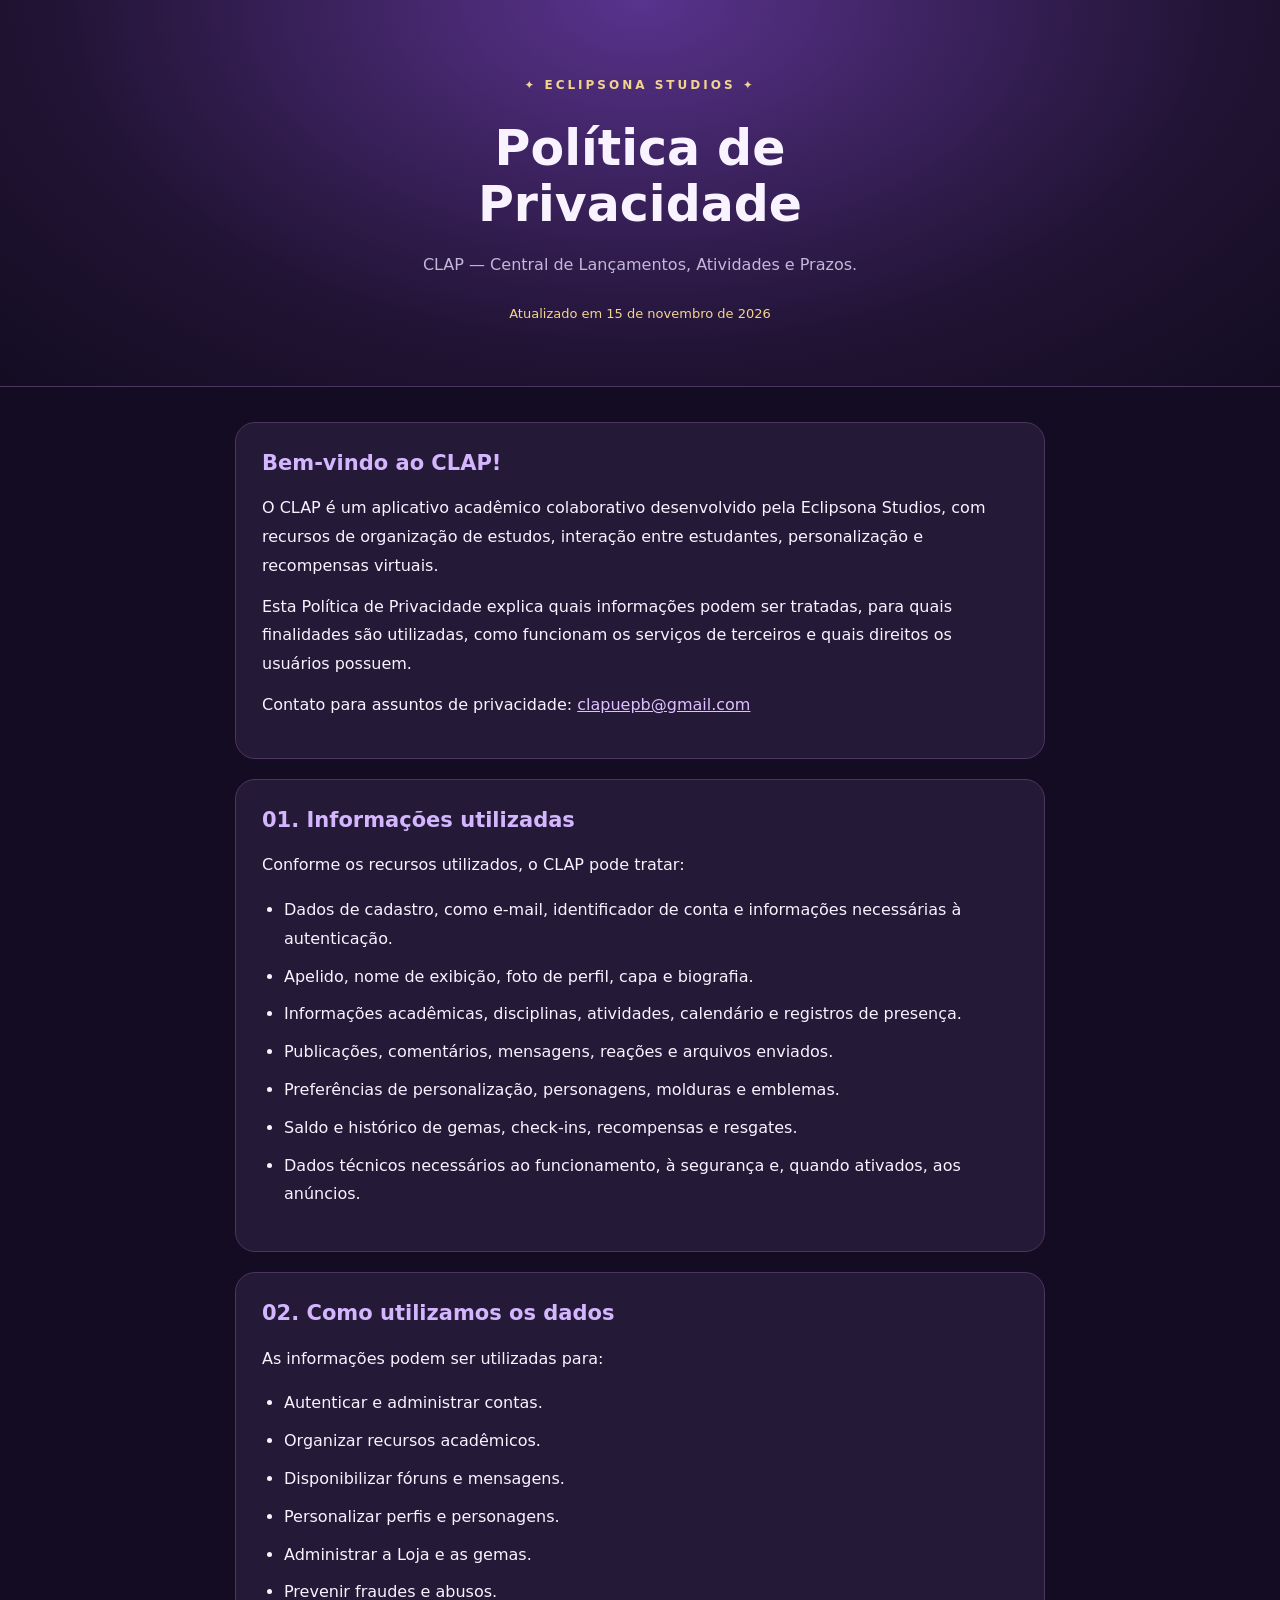
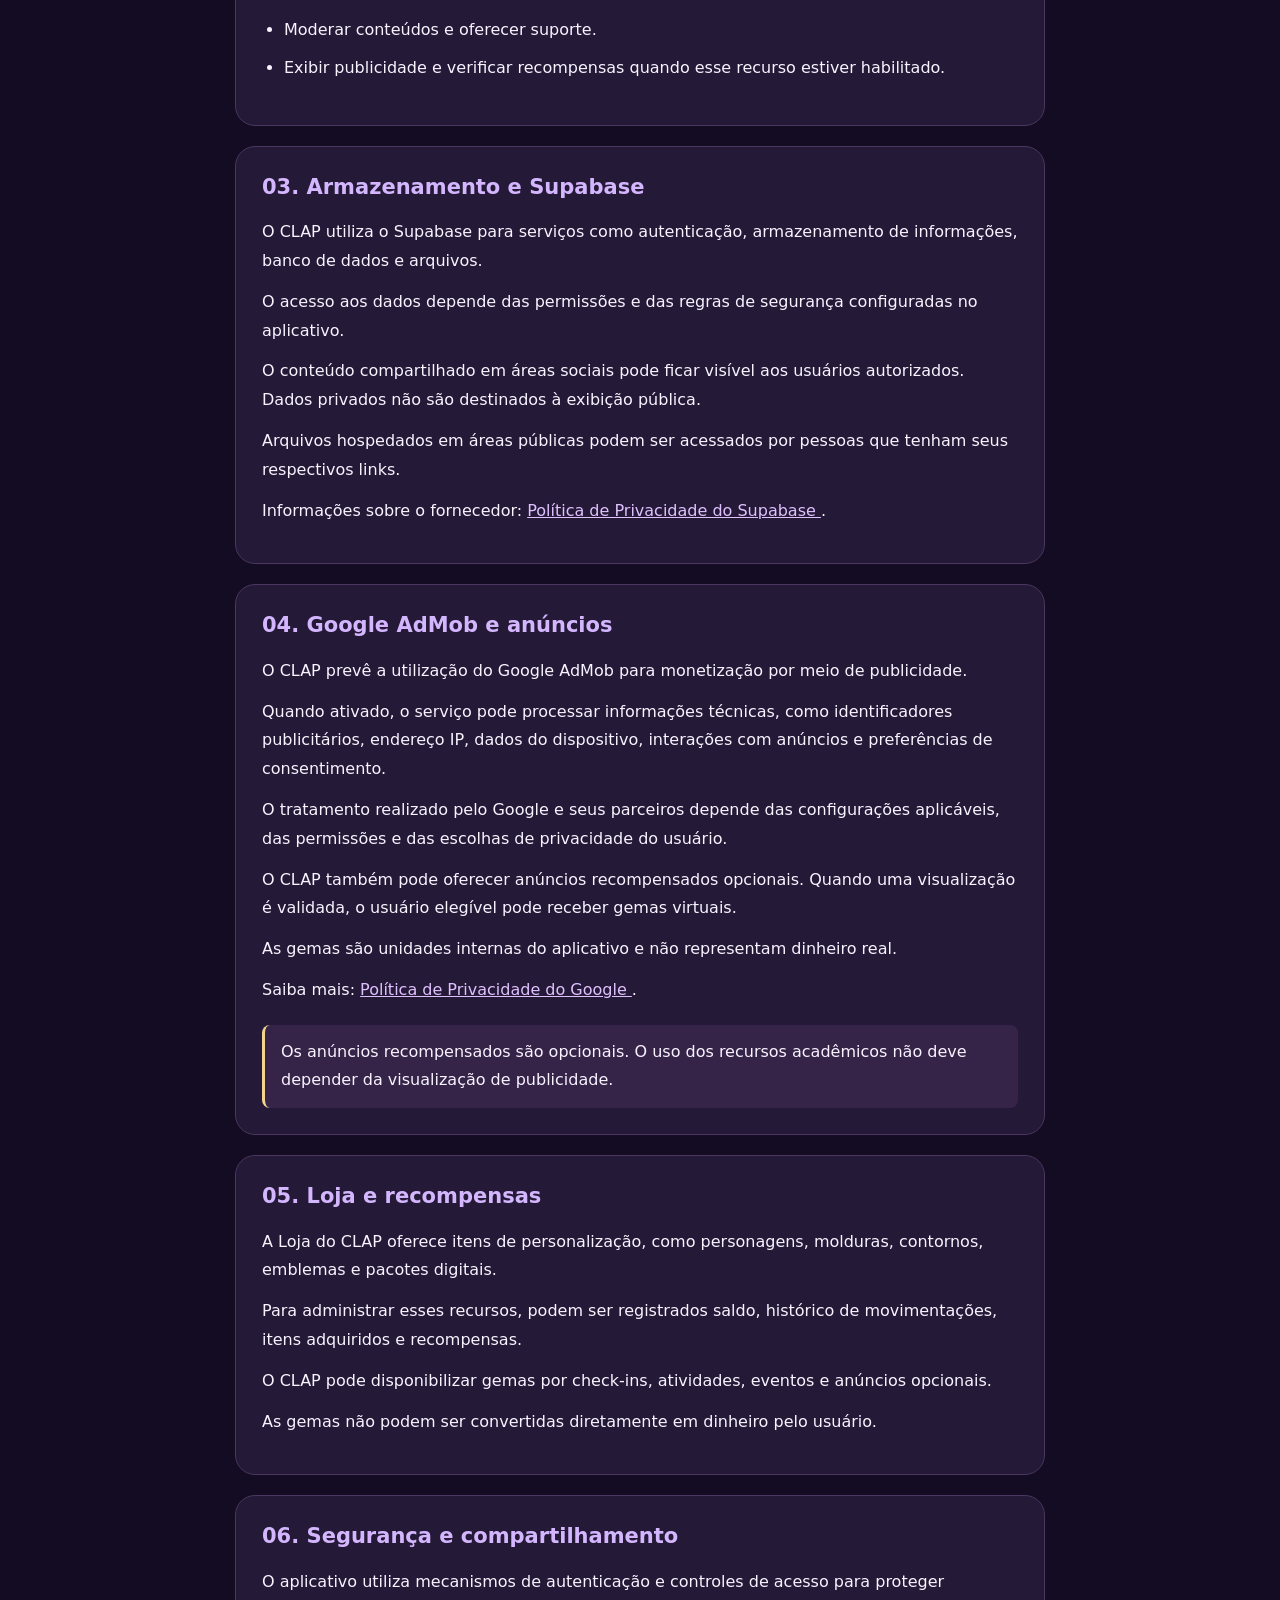
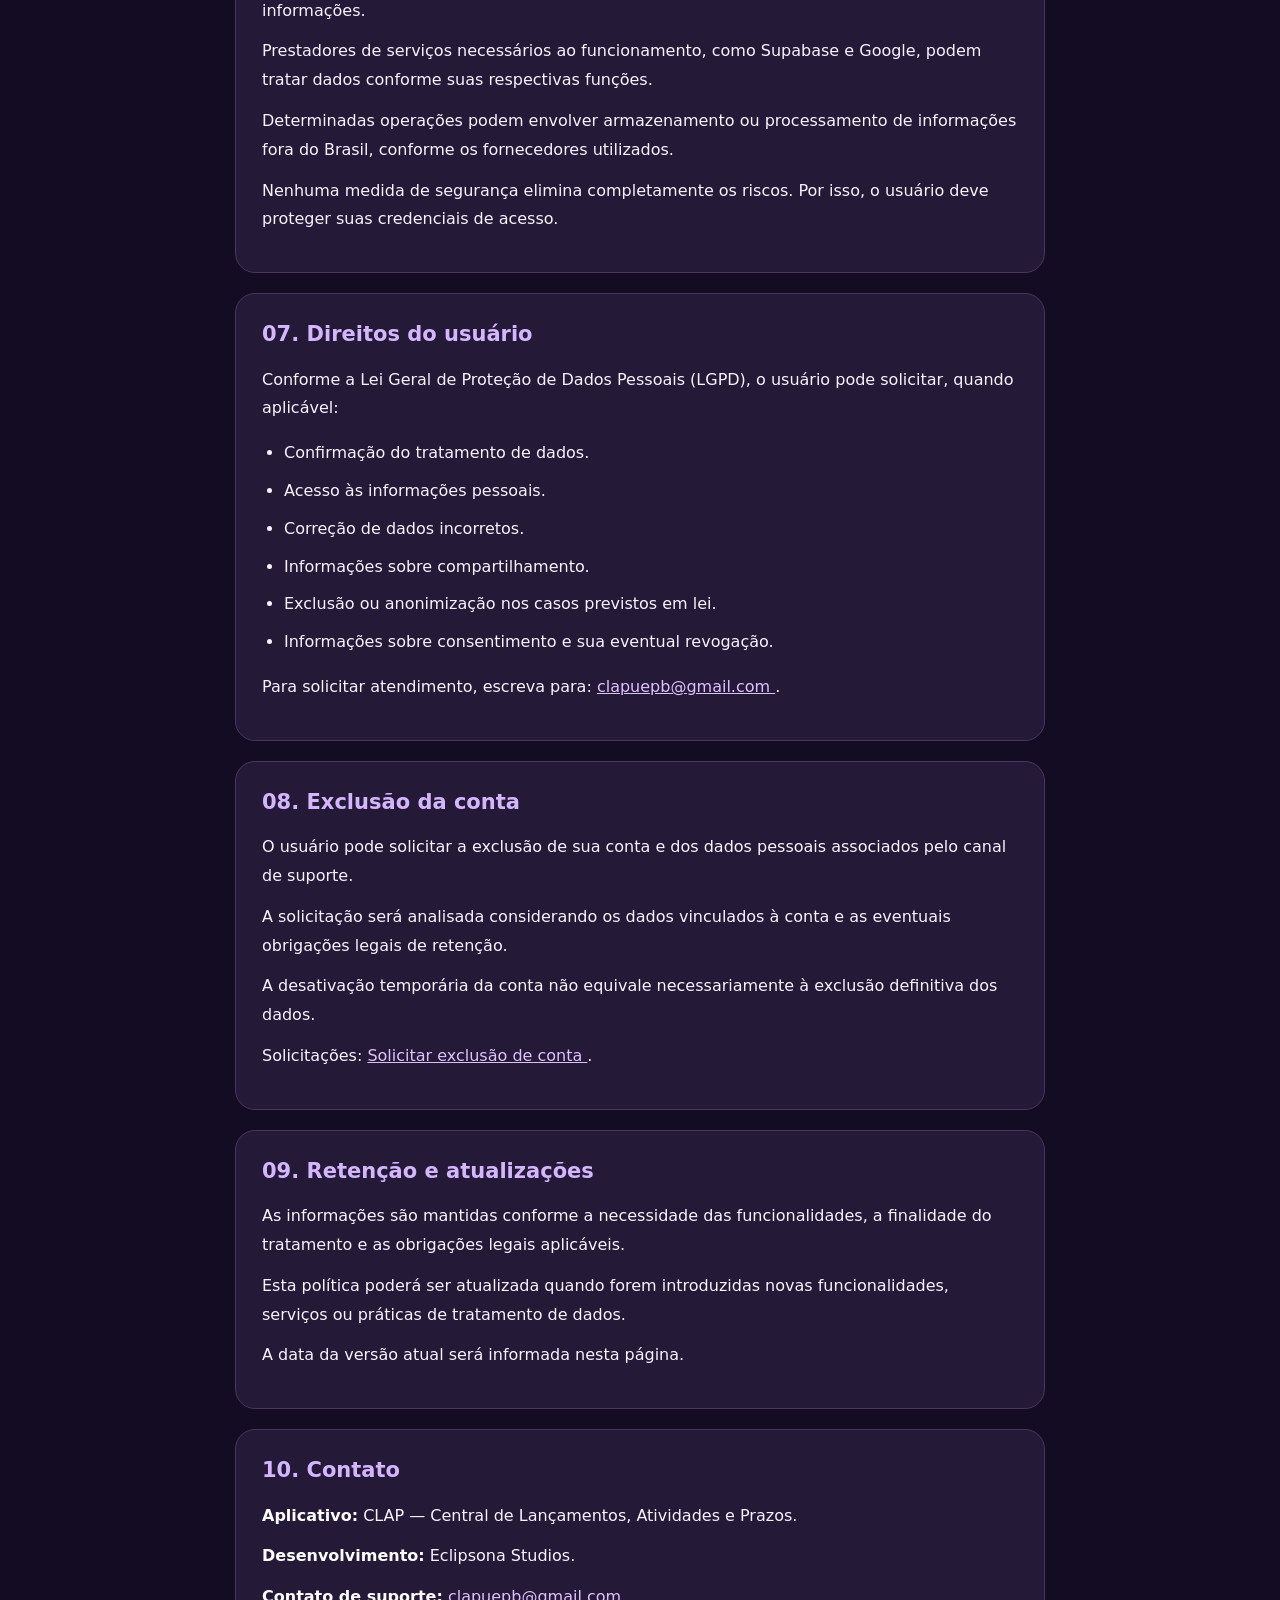
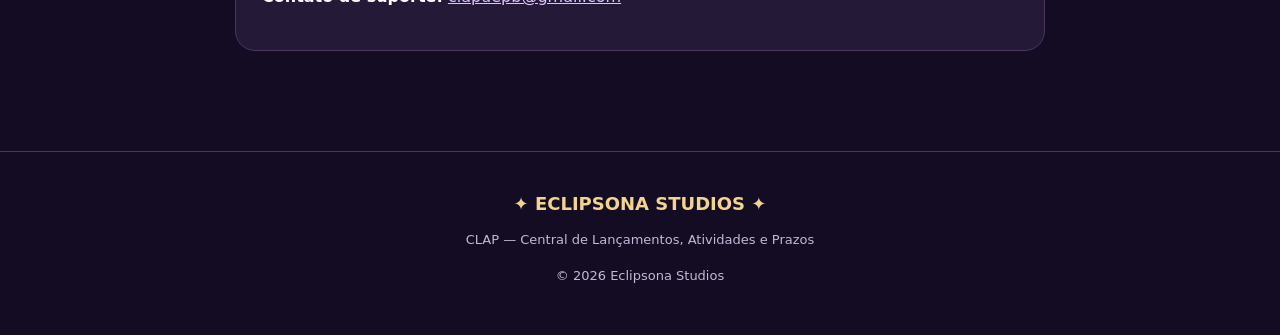
<file: index.html>
<!DOCTYPE html>
<html lang="pt-BR">
<head>
  <meta charset="UTF-8">
  <meta name="viewport"
        content="width=device-width, initial-scale=1">
  <meta name="theme-color" content="#160c29">

  <title>Política de Privacidade | CLAP</title>

  <meta name="description"
    content="Política de Privacidade do CLAP,
    desenvolvido pela Eclipsona Studios.">

  <style>
    :root {
      --bg: #130c22;
      --card: #241936;
      --purple: #a77be9;
      --text: #f8f3ff;
      --muted: #c5b7d9;
      --line: #4a365f;
      --gold: #f3d48f;
    }

    * { box-sizing: border-box; }

    html { scroll-behavior: smooth; }

    body {
      margin: 0;
      font-family: system-ui, Arial, sans-serif;
      background: var(--bg);
      color: var(--text);
      line-height: 1.8;
    }

    header {
      padding: 70px 20px 58px;
      text-align: center;
      background:
        radial-gradient(ellipse at top,
          #59338d, #211334 65%, #130c22);
      border-bottom: 1px solid var(--line);
    }

    .brand {
      display: inline-block;
      color: var(--gold);
      text-transform: uppercase;
      letter-spacing: 3px;
      font-size: 12px;
      font-weight: 800;
      margin-bottom: 24px;
    }

    h1 {
      font-size: clamp(30px, 6vw, 49px);
      line-height: 1.15;
      margin: 0 0 18px;
    }

    header p {
      max-width: 650px;
      margin: 0 auto;
      color: var(--muted);
    }

    .date {
      display: inline-block;
      margin-top: 22px;
      font-size: 13px;
      color: var(--gold);
    }

    main {
      width: min(850px, 100%);
      margin: 0 auto;
      padding: 35px 20px 80px;
    }

    .intro, section {
      background: var(--card);
      padding: 26px;
      margin-bottom: 20px;
      border: 1px solid var(--line);
      border-radius: 20px;
    }

    h2 {
      color: #d4b6ff;
      font-size: 21px;
      line-height: 1.4;
      margin: 0 0 16px;
    }

    p { margin: 12px 0; }

    ul { padding-left: 22px; }

    li { margin-bottom: 9px; }

    a {
      color: #e0c1ff;
      overflow-wrap: anywhere;
    }

    a:hover { color: white; }

    strong { color: white; }

    .notice {
      border-left: 3px solid var(--gold);
      padding: 13px 16px;
      background: #352448;
      border-radius: 8px;
      margin-top: 20px;
    }

    footer {
      text-align: center;
      padding: 36px 18px;
      border-top: 1px solid var(--line);
      color: var(--muted);
      font-size: 13px;
    }

    footer strong {
      display: block;
      font-size: 18px;
      color: var(--gold);
      margin-bottom: 8px;
    }

    @media (max-width: 500px) {
      header { padding: 55px 18px 45px; }
      .intro, section { padding: 21px; }
      h2 { font-size: 19px; }
    }
  </style>
</head>

<body>

<header>
  <div class="brand">✦ Eclipsona Studios ✦</div>

  <h1>Política de<br>Privacidade</h1>

  <p>
    CLAP — Central de Lançamentos,
    Atividades e Prazos.
  </p>

  <span class="date">
    Atualizado em 15 de novembro de 2026
  </span>
</header>

<main>

  <div class="intro">
    <h2>Bem-vindo ao CLAP!</h2>

    <p>
      O CLAP é um aplicativo acadêmico
      colaborativo desenvolvido pela
      Eclipsona Studios, com recursos
      de organização de estudos,
      interação entre estudantes,
      personalização e recompensas virtuais.
    </p>

    <p>
      Esta Política de Privacidade explica
      quais informações podem ser tratadas,
      para quais finalidades são utilizadas,
      como funcionam os serviços de terceiros
      e quais direitos os usuários possuem.
    </p>

    <p>
      Contato para assuntos de privacidade:
      <a href="mailto:clapuepb@gmail.com">
        clapuepb@gmail.com
      </a>
    </p>
  </div>

  <section>
    <h2>01. Informações utilizadas</h2>

    <p>
      Conforme os recursos utilizados,
      o CLAP pode tratar:
    </p>

    <ul>
      <li>
        Dados de cadastro, como e-mail,
        identificador de conta e informações
        necessárias à autenticação.
      </li>
      <li>
        Apelido, nome de exibição,
        foto de perfil, capa e biografia.
      </li>
      <li>
        Informações acadêmicas,
        disciplinas, atividades,
        calendário e registros de presença.
      </li>
      <li>
        Publicações, comentários,
        mensagens, reações e arquivos enviados.
      </li>
      <li>
        Preferências de personalização,
        personagens, molduras e emblemas.
      </li>
      <li>
        Saldo e histórico de gemas,
        check-ins, recompensas e resgates.
      </li>
      <li>
        Dados técnicos necessários ao
        funcionamento, à segurança e,
        quando ativados, aos anúncios.
      </li>
    </ul>
  </section>

  <section>
    <h2>02. Como utilizamos os dados</h2>

    <p>
      As informações podem ser utilizadas para:
    </p>

    <ul>
      <li>Autenticar e administrar contas.</li>
      <li>Organizar recursos acadêmicos.</li>
      <li>Disponibilizar fóruns e mensagens.</li>
      <li>Personalizar perfis e personagens.</li>
      <li>Administrar a Loja e as gemas.</li>
      <li>Prevenir fraudes e abusos.</li>
      <li>Moderar conteúdos e oferecer suporte.</li>
      <li>
        Exibir publicidade e verificar
        recompensas quando esse recurso
        estiver habilitado.
      </li>
    </ul>
  </section>

  <section>
    <h2>03. Armazenamento e Supabase</h2>

    <p>
      O CLAP utiliza o Supabase para
      serviços como autenticação,
      armazenamento de informações,
      banco de dados e arquivos.
    </p>

    <p>
      O acesso aos dados depende das
      permissões e das regras de segurança
      configuradas no aplicativo.
    </p>

    <p>
      O conteúdo compartilhado em áreas
      sociais pode ficar visível aos usuários
      autorizados. Dados privados não são
      destinados à exibição pública.
    </p>

    <p>
      Arquivos hospedados em áreas públicas
      podem ser acessados por pessoas que
      tenham seus respectivos links.
    </p>

    <p>
      Informações sobre o fornecedor:
      <a href="https://supabase.com/privacy"
         target="_blank" rel="noopener">
        Política de Privacidade do Supabase
      </a>.
    </p>
  </section>

  <section>
    <h2>04. Google AdMob e anúncios</h2>

    <p>
      O CLAP prevê a utilização do
      Google AdMob para monetização
      por meio de publicidade.
    </p>

    <p>
      Quando ativado, o serviço pode
      processar informações técnicas,
      como identificadores publicitários,
      endereço IP, dados do dispositivo,
      interações com anúncios e
      preferências de consentimento.
    </p>

    <p>
      O tratamento realizado pelo Google
      e seus parceiros depende das
      configurações aplicáveis, das
      permissões e das escolhas de
      privacidade do usuário.
    </p>

    <p>
      O CLAP também pode oferecer
      anúncios recompensados opcionais.
      Quando uma visualização é validada,
      o usuário elegível pode receber
      gemas virtuais.
    </p>

    <p>
      As gemas são unidades internas
      do aplicativo e não representam
      dinheiro real.
    </p>

    <p>
      Saiba mais:
      <a href="https://policies.google.com/privacy"
         target="_blank" rel="noopener">
        Política de Privacidade do Google
      </a>.
    </p>

    <div class="notice">
      Os anúncios recompensados são
      opcionais. O uso dos recursos
      acadêmicos não deve depender
      da visualização de publicidade.
    </div>
  </section>

  <section>
    <h2>05. Loja e recompensas</h2>

    <p>
      A Loja do CLAP oferece itens
      de personalização, como personagens,
      molduras, contornos, emblemas
      e pacotes digitais.
    </p>

    <p>
      Para administrar esses recursos,
      podem ser registrados saldo,
      histórico de movimentações,
      itens adquiridos e recompensas.
    </p>

    <p>
      O CLAP pode disponibilizar gemas
      por check-ins, atividades,
      eventos e anúncios opcionais.
    </p>

    <p>
      As gemas não podem ser
      convertidas diretamente
      em dinheiro pelo usuário.
    </p>
  </section>

  <section>
    <h2>06. Segurança e compartilhamento</h2>

    <p>
      O aplicativo utiliza mecanismos
      de autenticação e controles de
      acesso para proteger informações.
    </p>

    <p>
      Prestadores de serviços necessários
      ao funcionamento, como Supabase
      e Google, podem tratar dados
      conforme suas respectivas funções.
    </p>

    <p>
      Determinadas operações podem envolver
      armazenamento ou processamento
      de informações fora do Brasil,
      conforme os fornecedores utilizados.
    </p>

    <p>
      Nenhuma medida de segurança elimina
      completamente os riscos.
      Por isso, o usuário deve proteger
      suas credenciais de acesso.
    </p>
  </section>

  <section>
    <h2>07. Direitos do usuário</h2>

    <p>
      Conforme a Lei Geral de Proteção
      de Dados Pessoais (LGPD),
      o usuário pode solicitar,
      quando aplicável:
    </p>

    <ul>
      <li>Confirmação do tratamento de dados.</li>
      <li>Acesso às informações pessoais.</li>
      <li>Correção de dados incorretos.</li>
      <li>Informações sobre compartilhamento.</li>
      <li>
        Exclusão ou anonimização
        nos casos previstos em lei.
      </li>
      <li>
        Informações sobre consentimento
        e sua eventual revogação.
      </li>
    </ul>

    <p>
      Para solicitar atendimento,
      escreva para:
      <a href="mailto:clapuepb@gmail.com">
        clapuepb@gmail.com
      </a>.
    </p>
  </section>

  <section>
    <h2>08. Exclusão da conta</h2>

    <p>
      O usuário pode solicitar a
      exclusão de sua conta e dos
      dados pessoais associados pelo
      canal de suporte.
    </p>

    <p>
      A solicitação será analisada
      considerando os dados vinculados
      à conta e as eventuais obrigações
      legais de retenção.
    </p>

    <p>
      A desativação temporária da conta
      não equivale necessariamente
      à exclusão definitiva dos dados.
    </p>

    <p>
      Solicitações:
      <a href="mailto:clapuepb@gmail.com?subject=Exclusao%20de%20conta%20CLAP">
        Solicitar exclusão de conta
      </a>.
    </p>
  </section>

  <section>
    <h2>09. Retenção e atualizações</h2>

    <p>
      As informações são mantidas
      conforme a necessidade das
      funcionalidades, a finalidade do
      tratamento e as obrigações
      legais aplicáveis.
    </p>

    <p>
      Esta política poderá ser
      atualizada quando forem
      introduzidas novas funcionalidades,
      serviços ou práticas de
      tratamento de dados.
    </p>

    <p>
      A data da versão atual será
      informada nesta página.
    </p>
  </section>

  <section>
    <h2>10. Contato</h2>

    <p>
      <strong>Aplicativo:</strong>
      CLAP — Central de Lançamentos,
      Atividades e Prazos.
    </p>

    <p>
      <strong>Desenvolvimento:</strong>
      Eclipsona Studios.
    </p>

    <p>
      <strong>Contato de suporte:</strong>
      <a href="mailto:clapuepb@gmail.com">
        clapuepb@gmail.com
      </a>
    </p>
  </section>

</main>

<footer>
  <strong>✦ ECLIPSONA STUDIOS ✦</strong>
  CLAP — Central de Lançamentos,
  Atividades e Prazos
  <p>© 2026 Eclipsona Studios</p>
</footer>

</body>
</html>
</file>
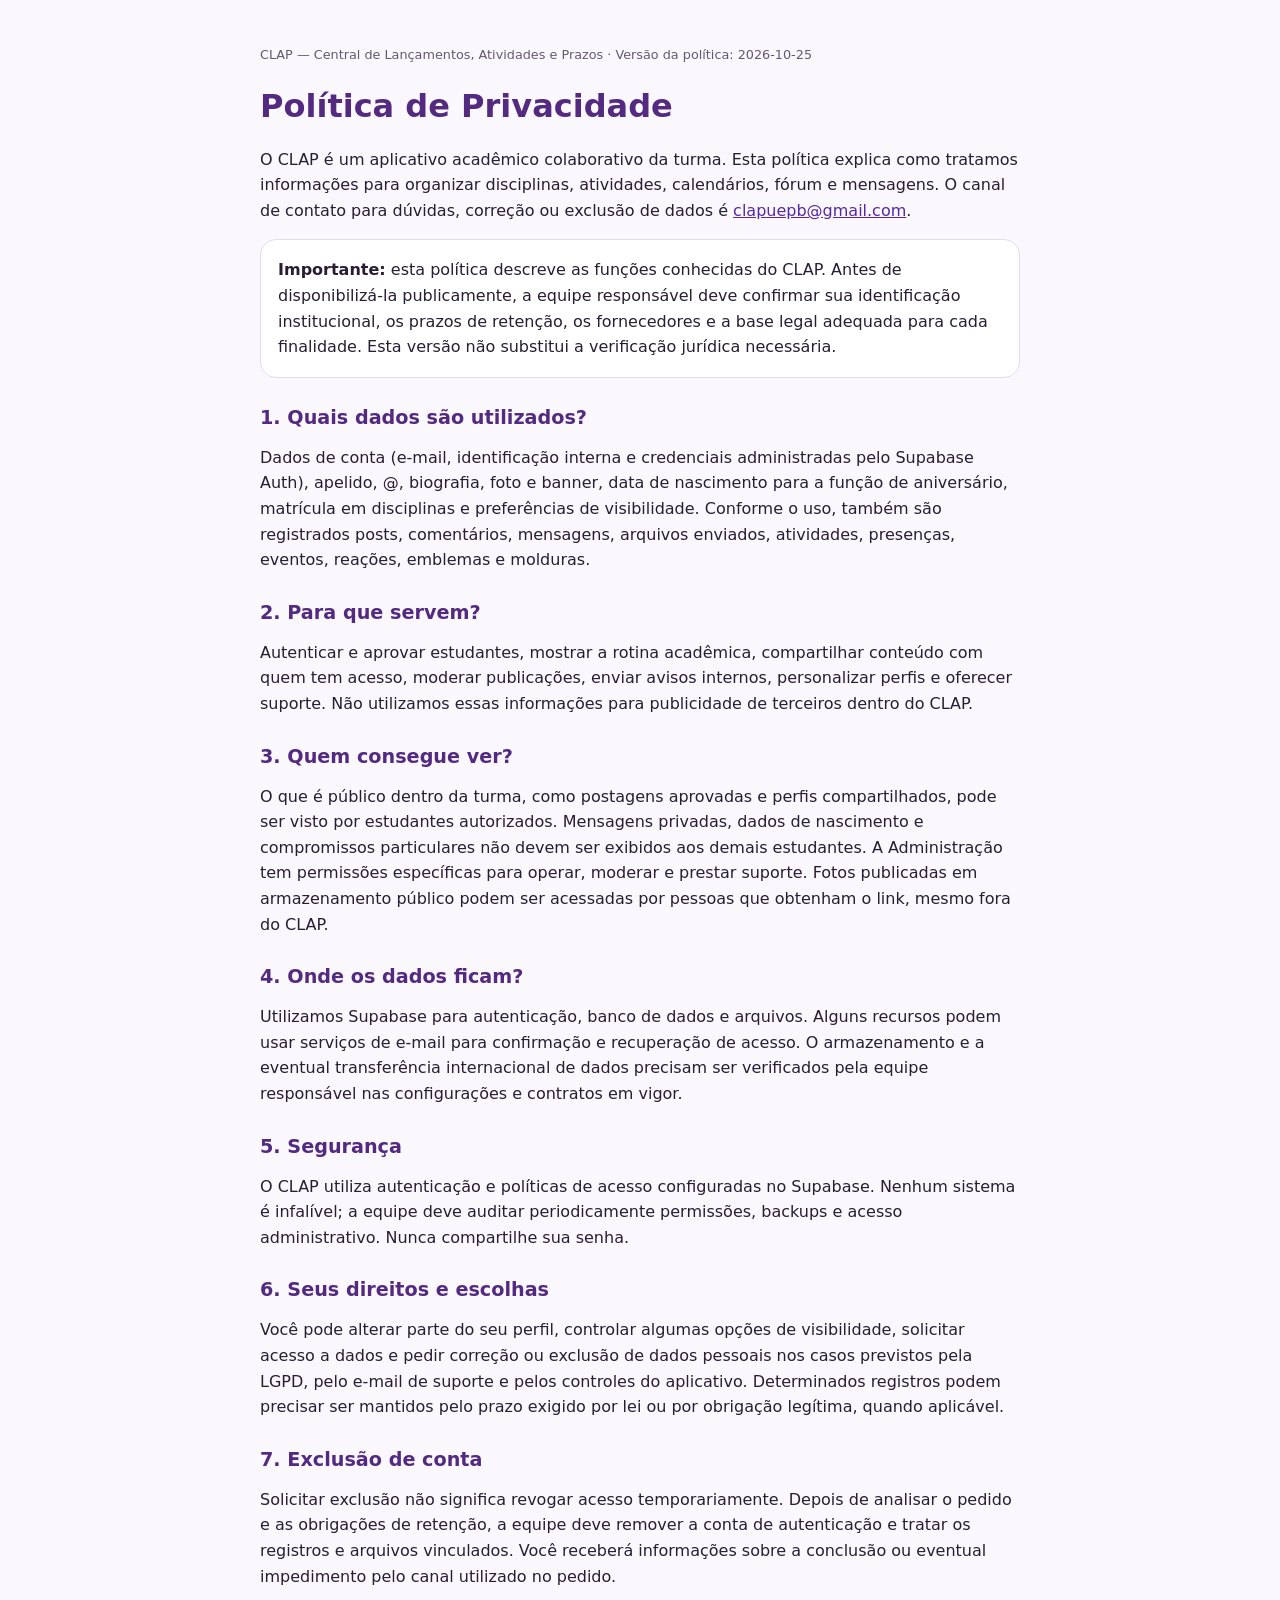
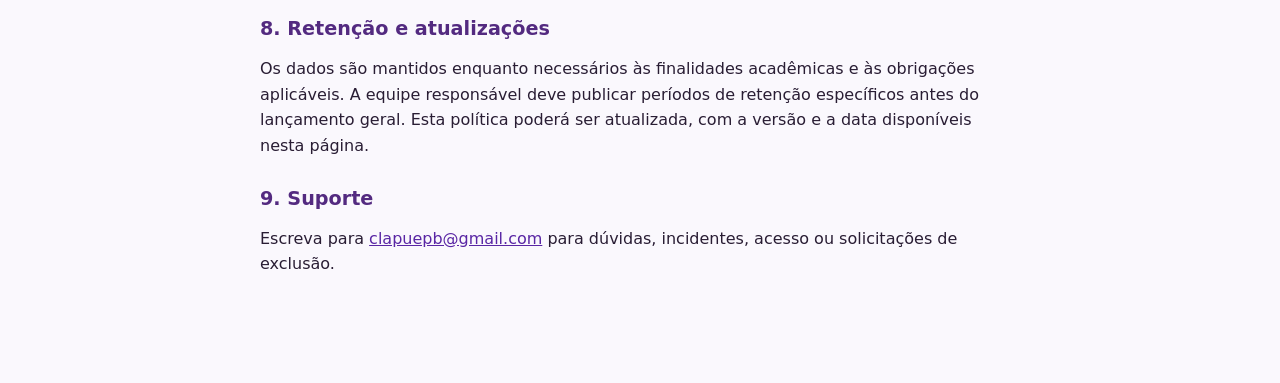
<file: politica-de-privacidade.html>
<!doctype html><html lang="pt-BR"><head><meta charset="utf-8"><meta name="viewport" content="width=device-width,initial-scale=1"><title>Privacidade — CLAP</title><style>body{font:16px/1.6 system-ui,sans-serif;background:#faf8fd;color:#291d34;margin:0}main{max-width:760px;margin:auto;padding:32px 20px 90px}h1,h2{line-height:1.2;color:#532a80}h1{font-size:2rem}h2{font-size:1.2rem;margin-top:28px}a{color:#5926a4}.tag{font-size:.8rem;color:#655873}.card{border:1px solid #e4daef;background:#fff;padding:17px;border-radius:16px}</style></head><body><main><p class="tag">CLAP — Central de Lançamentos, Atividades e Prazos · Versão da política: 2026-10-25</p><h1>Política de Privacidade</h1><p>O CLAP é um aplicativo acadêmico colaborativo da turma. Esta política explica como tratamos informações para organizar disciplinas, atividades, calendários, fórum e mensagens. O canal de contato para dúvidas, correção ou exclusão de dados é <a href="mailto:clapuepb@gmail.com">clapuepb@gmail.com</a>.</p><div class="card"><strong>Importante:</strong> esta política descreve as funções conhecidas do CLAP. Antes de disponibilizá-la publicamente, a equipe responsável deve confirmar sua identificação institucional, os prazos de retenção, os fornecedores e a base legal adequada para cada finalidade. Esta versão não substitui a verificação jurídica necessária.</div><h2>1. Quais dados são utilizados?</h2><p>Dados de conta (e-mail, identificação interna e credenciais administradas pelo Supabase Auth), apelido, @, biografia, foto e banner, data de nascimento para a função de aniversário, matrícula em disciplinas e preferências de visibilidade. Conforme o uso, também são registrados posts, comentários, mensagens, arquivos enviados, atividades, presenças, eventos, reações, emblemas e molduras.</p><h2>2. Para que servem?</h2><p>Autenticar e aprovar estudantes, mostrar a rotina acadêmica, compartilhar conteúdo com quem tem acesso, moderar publicações, enviar avisos internos, personalizar perfis e oferecer suporte. Não utilizamos essas informações para publicidade de terceiros dentro do CLAP.</p><h2>3. Quem consegue ver?</h2><p>O que é público dentro da turma, como postagens aprovadas e perfis compartilhados, pode ser visto por estudantes autorizados. Mensagens privadas, dados de nascimento e compromissos particulares não devem ser exibidos aos demais estudantes. A Administração tem permissões específicas para operar, moderar e prestar suporte. Fotos publicadas em armazenamento público podem ser acessadas por pessoas que obtenham o link, mesmo fora do CLAP.</p><h2>4. Onde os dados ficam?</h2><p>Utilizamos Supabase para autenticação, banco de dados e arquivos. Alguns recursos podem usar serviços de e-mail para confirmação e recuperação de acesso. O armazenamento e a eventual transferência internacional de dados precisam ser verificados pela equipe responsável nas configurações e contratos em vigor.</p><h2>5. Segurança</h2><p>O CLAP utiliza autenticação e políticas de acesso configuradas no Supabase. Nenhum sistema é infalível; a equipe deve auditar periodicamente permissões, backups e acesso administrativo. Nunca compartilhe sua senha.</p><h2>6. Seus direitos e escolhas</h2><p>Você pode alterar parte do seu perfil, controlar algumas opções de visibilidade, solicitar acesso a dados e pedir correção ou exclusão de dados pessoais nos casos previstos pela LGPD, pelo e-mail de suporte e pelos controles do aplicativo. Determinados registros podem precisar ser mantidos pelo prazo exigido por lei ou por obrigação legítima, quando aplicável.</p><h2>7. Exclusão de conta</h2><p>Solicitar exclusão não significa revogar acesso temporariamente. Depois de analisar o pedido e as obrigações de retenção, a equipe deve remover a conta de autenticação e tratar os registros e arquivos vinculados. Você receberá informações sobre a conclusão ou eventual impedimento pelo canal utilizado no pedido.</p><h2>8. Retenção e atualizações</h2><p>Os dados são mantidos enquanto necessários às finalidades acadêmicas e às obrigações aplicáveis. A equipe responsável deve publicar períodos de retenção específicos antes do lançamento geral. Esta política poderá ser atualizada, com a versão e a data disponíveis nesta página.</p><h2>9. Suporte</h2><p>Escreva para <a href="mailto:clapuepb@gmail.com?subject=CLAP%20-%20Privacidade">clapuepb@gmail.com</a> para dúvidas, incidentes, acesso ou solicitações de exclusão.</p></main></body></html>
</file>
